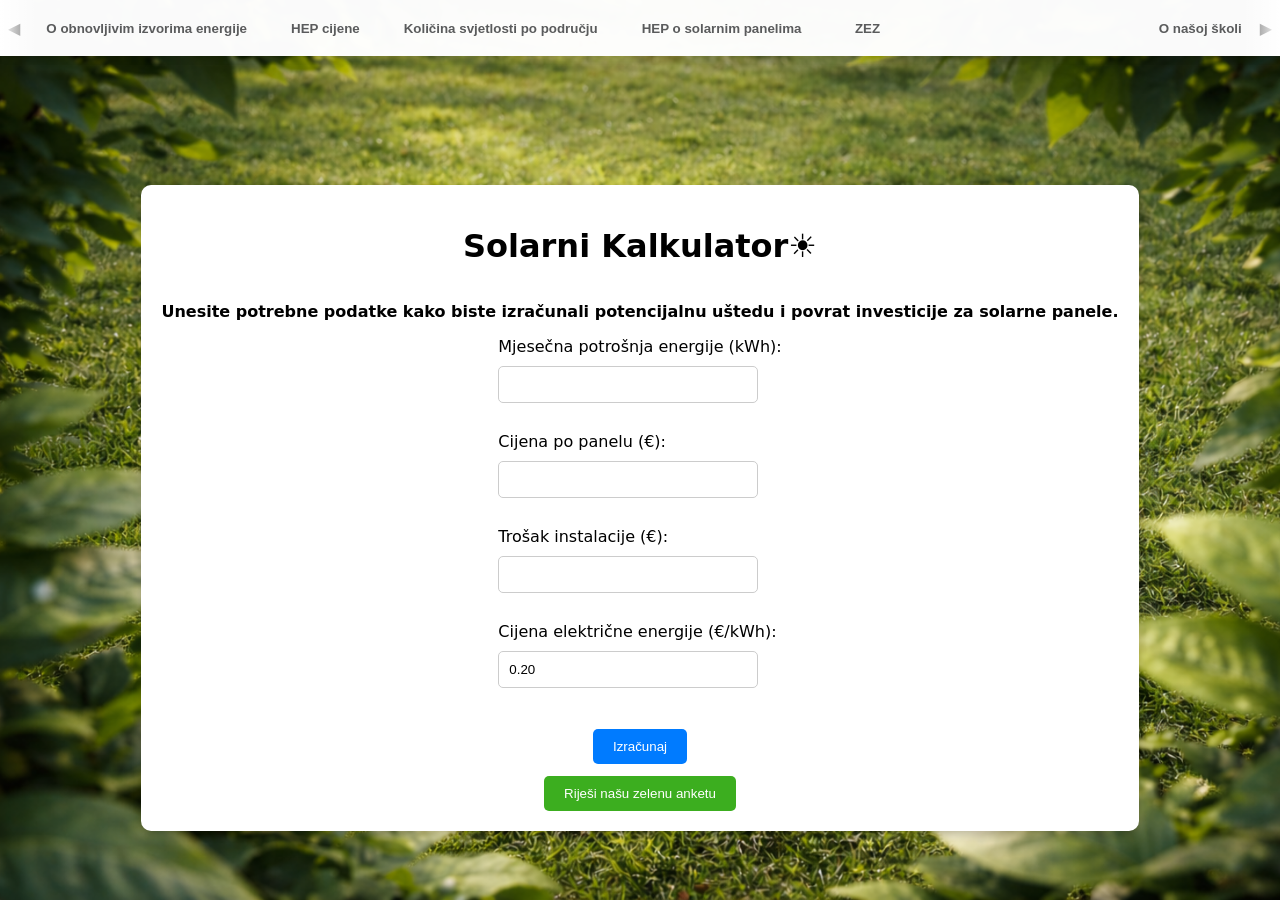
<file: index.html>
<!DOCTYPE html>
<html lang="en">
<head>
    <meta charset="UTF-8">
    <meta name="viewport" content="width=device-width, initial-scale=1.0">
    <title>Solarni Kalkulator☀️</title>
    <link rel="stylesheet" href="css.css">
</head>
<body>

    <div class="main">
        <div class="box">
            <h1>Solarni Kalkulator☀️</h1>
            <p style="font-weight: 700;">Unesite potrebne podatke kako biste izračunali potencijalnu uštedu i povrat investicije za solarne panele.</p>
            <form action="/calculate" method="post">

                <label for="energy_consumption">Mjesečna potrošnja energije (kWh):</label><br>
                <input type="number" id="energy_consumption" name="energy_consumption" required><br><br>

                <label for="panel_cost">Cijena po panelu (€):</label><br>
                <input type="number" id="panel_cost" name="panel_cost" required><br><br>

                <label for="installation_cost">Trošak instalacije (€):</label><br>
                <input type="number" id="installation_cost" name="installation_cost" required><br><br>

                <label for="price_per_kwh">Cijena električne energije (€/kWh):</label><br>
                <input type="number" id="price_per_kwh" name="price_per_kwh" step="0.01" min="0" value="0.20"><br><br>

                <input type="submit" value="Izračunaj">
            </form>

            <div id="results" class="results" aria-live="polite" style="display:none; margin-top:16px;"></div>
            <button class="anketa" onclick="window.open('https://forms.cloud.microsoft/Pages/ResponsePage.aspx?id=DQSIkWdsW0yxEjajBLZtrQAAAAAAAAAAAAN__6w0Zs5UQlI4V0JWN0daNlg3UUxYMThTSDNVV0E4Qi4u', '_blank')">Riješi našu zelenu anketu</button>
        </div>
    </div>

    <header class="footer" role="banner">
        <span class="scroll-indicator left" aria-hidden="true">◀</span>
        <nav class="footer-nav" aria-label="Top links">
            <button class="link" onclick="window.open('poster.html', '_blank')">O obnovljivim izvorima energije</button>
            <button class="link" onclick="window.open('https://www.hep.hr/elektra/kucanstvo/tarifne-stavke-cijene/1547', '_blank')">HEP cijene</button>
            <button class="link" onclick="window.open('https://re.jrc.ec.europa.eu/pvg_tools/en/tools.html', '_blank')">Količina svjetlosti po području</button>
            <button class="link" onclick="window.open('https://www.hep.hr/ods/korisnici/kupac-s-vlastitom-proizvodnjom/29', '_blank')">HEP o solarnim panelima</button>
            <button class="link" onclick="window.open('https://www.zez.coop/', '_blank')">ZEZ</button>
        </nav>
        <button class="link" onclick="window.open('https://trema.hr/', '_blank')">O našoj školi</button>
        <span class="scroll-indicator right" aria-hidden="true">▶</span>
    </header>

    <script>
    (function (){
        const form = document.querySelector('form');
        const results = document.getElementById('results');
        const fmt = (n) => Number(n).toLocaleString(undefined, {minimumFractionDigits:2, maximumFractionDigits:2});

        form.addEventListener('submit', function (e){
            e.preventDefault();
            const energy = parseFloat(document.getElementById('energy_consumption').value);
            const panelCost = parseFloat(document.getElementById('panel_cost').value);
            const installCost = parseFloat(document.getElementById('installation_cost').value);
            const priceInput = parseFloat(document.getElementById('price_per_kwh').value);

            if (isNaN(energy) || isNaN(panelCost) || isNaN(installCost)){
                results.style.display = 'block';
                results.innerHTML = '<p style="color:#c00">Molimo unesite sve vrijednosti.</p>';
                return;
            }

            // Assumptions (adjustable in code):
            const productionPerPanelPerDay = 4; // kWh per panel per day (typical average)
            const daysPerMonth = 30;
            const productionPerPanelPerMonth = productionPerPanelPerDay * daysPerMonth;
            // use user-entered price if valid, otherwise fallback to default
            const pricePerKwh = !isNaN(priceInput) && priceInput > 0 ? priceInput : 0.20; // EUR per kWh

            const panelsNeeded = Math.max(1, Math.ceil(energy / productionPerPanelPerMonth));
            const totalPanelCost = panelsNeeded * panelCost;
            const totalCost = totalPanelCost + installCost;
            const monthlySavings = energy * pricePerKwh;
            const annualSavings = monthlySavings * 12;
            const paybackYears = annualSavings > 0 ? totalCost / annualSavings : Infinity;
            const profit10yrs = annualSavings * 10 - totalCost;

            results.style.display = 'block';
            results.innerHTML = `
                <div class="result-card">
                    <h2>Rezultati</h2>
                    <p>Broj panela potrebnih: <strong>${panelsNeeded}</strong></p>
                    <p>Ukupna nabava panela: <strong>€${fmt(totalPanelCost)}</strong></p>
                    <p>Ukupni trošak (paneli + instalacija): <strong>€${fmt(totalCost)}</strong></p>
                    <p>Mjesečna ušteda (pri cijeni €${fmt(pricePerKwh)}/kWh): <strong>€${fmt(monthlySavings)}</strong></p>
                    <p>Godišnja ušteda: <strong>€${fmt(annualSavings)}</strong></p>
                    <p>Procijenjeno vrijeme povrata: <strong>${isFinite(paybackYears) ? fmt(paybackYears) + ' godina' : '—'}</strong></p>
                    <p>Procijenjeni profit za 10 godina: <strong>€${fmt(profit10yrs)}</strong></p>
                    <small>Napomena: koristi se pretpostavka od ${productionPerPanelPerDay} kWh/panel/dan i cijena električne energije €${fmt(pricePerKwh)}/kWh. Za točniju procjenu prilagodite ove vrijednosti.</small>
                </div>
            `;
        });
    })();
    </script>

</body>
</html>
</file>
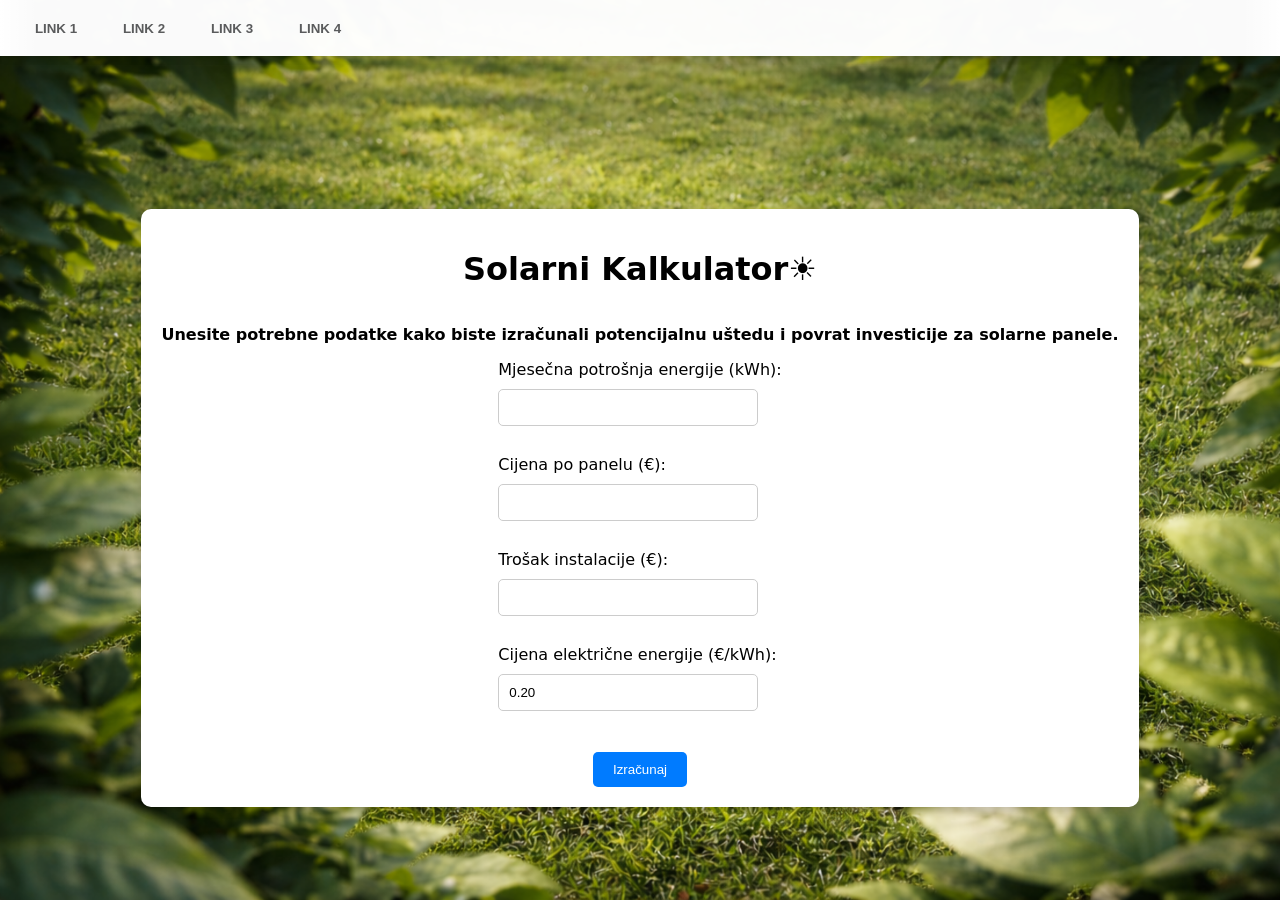
<file: html.html>
<!DOCTYPE html>
<html lang="en">
<head>
    <meta charset="UTF-8">
    <meta name="viewport" content="width=device-width, initial-scale=1.0">
    <title>Solarni Kalkulator☀️</title>
    <link rel="stylesheet" href="css.css">
</head>
<body>

    <div class="main">
        <div class="box">
            <h1>Solarni Kalkulator☀️</h1>
            <p style="font-weight: 700;">Unesite potrebne podatke kako biste izračunali potencijalnu uštedu i povrat investicije za solarne panele.</p>
            <form action="/calculate" method="post">

                <label for="energy_consumption">Mjesečna potrošnja energije (kWh):</label><br>
                <input type="number" id="energy_consumption" name="energy_consumption" required><br><br>

                <label for="panel_cost">Cijena po panelu (€):</label><br>
                <input type="number" id="panel_cost" name="panel_cost" required><br><br>

                <label for="installation_cost">Trošak instalacije (€):</label><br>
                <input type="number" id="installation_cost" name="installation_cost" required><br><br>

                <label for="price_per_kwh">Cijena električne energije (€/kWh):</label><br>
                <input type="number" id="price_per_kwh" name="price_per_kwh" step="0.01" min="0" value="0.20"><br><br>

                <input type="submit" value="Izračunaj">
            </form>

            <div id="results" class="results" aria-live="polite" style="display:none; margin-top:16px;"></div>

        </div>
    </div>

    <header class="footer" role="banner">
        <nav class="footer-nav" aria-label="Top links">
            <button class="link">LINK 1</button>
            <button class="link">LINK 2</button>
            <button class="link">LINK 3</button>
            <button class="link">LINK 4</button>
        </nav>
    </header>

    <script>
    (function (){
        const form = document.querySelector('form');
        const results = document.getElementById('results');
        const fmt = (n) => Number(n).toLocaleString(undefined, {minimumFractionDigits:2, maximumFractionDigits:2});

        form.addEventListener('submit', function (e){
            e.preventDefault();
            const energy = parseFloat(document.getElementById('energy_consumption').value);
            const panelCost = parseFloat(document.getElementById('panel_cost').value);
            const installCost = parseFloat(document.getElementById('installation_cost').value);
            const priceInput = parseFloat(document.getElementById('price_per_kwh').value);

            if (isNaN(energy) || isNaN(panelCost) || isNaN(installCost)){
                results.style.display = 'block';
                results.innerHTML = '<p style="color:#c00">Molimo unesite sve vrijednosti.</p>';
                return;
            }

            // Assumptions (adjustable in code):
            const productionPerPanelPerDay = 4; // kWh per panel per day (typical average)
            const daysPerMonth = 30;
            const productionPerPanelPerMonth = productionPerPanelPerDay * daysPerMonth;
            // use user-entered price if valid, otherwise fallback to default
            const pricePerKwh = !isNaN(priceInput) && priceInput > 0 ? priceInput : 0.20; // EUR per kWh

            const panelsNeeded = Math.max(1, Math.ceil(energy / productionPerPanelPerMonth));
            const totalPanelCost = panelsNeeded * panelCost;
            const totalCost = totalPanelCost + installCost;
            const monthlySavings = energy * pricePerKwh;
            const annualSavings = monthlySavings * 12;
            const paybackYears = annualSavings > 0 ? totalCost / annualSavings : Infinity;
            const profit10yrs = annualSavings * 10 - totalCost;

            results.style.display = 'block';
            results.innerHTML = `
                <div class="result-card">
                    <h2>Rezultati</h2>
                    <p>Broj panela potrebnih: <strong>${panelsNeeded}</strong></p>
                    <p>Ukupna nabava panela: <strong>€${fmt(totalPanelCost)}</strong></p>
                    <p>Ukupni trošak (paneli + instalacija): <strong>€${fmt(totalCost)}</strong></p>
                    <p>Mjesečna ušteda (pri cijeni €${fmt(pricePerKwh)}/kWh): <strong>€${fmt(monthlySavings)}</strong></p>
                    <p>Godišnja ušteda: <strong>€${fmt(annualSavings)}</strong></p>
                    <p>Procijenjeno vrijeme povrata: <strong>${isFinite(paybackYears) ? fmt(paybackYears) + ' godina' : '—'}</strong></p>
                    <p>Procijenjeni profit za 10 godina: <strong>€${fmt(profit10yrs)}</strong></p>
                    <small>Napomena: koristi se pretpostavka od ${productionPerPanelPerDay} kWh/panel/dan i cijena električne energije €${fmt(pricePerKwh)}/kWh. Za točniju procjenu prilagodite ove vrijednosti.</small>
                </div>
            `;
        });
    })();
    </script>

</body>
</html>
</file>
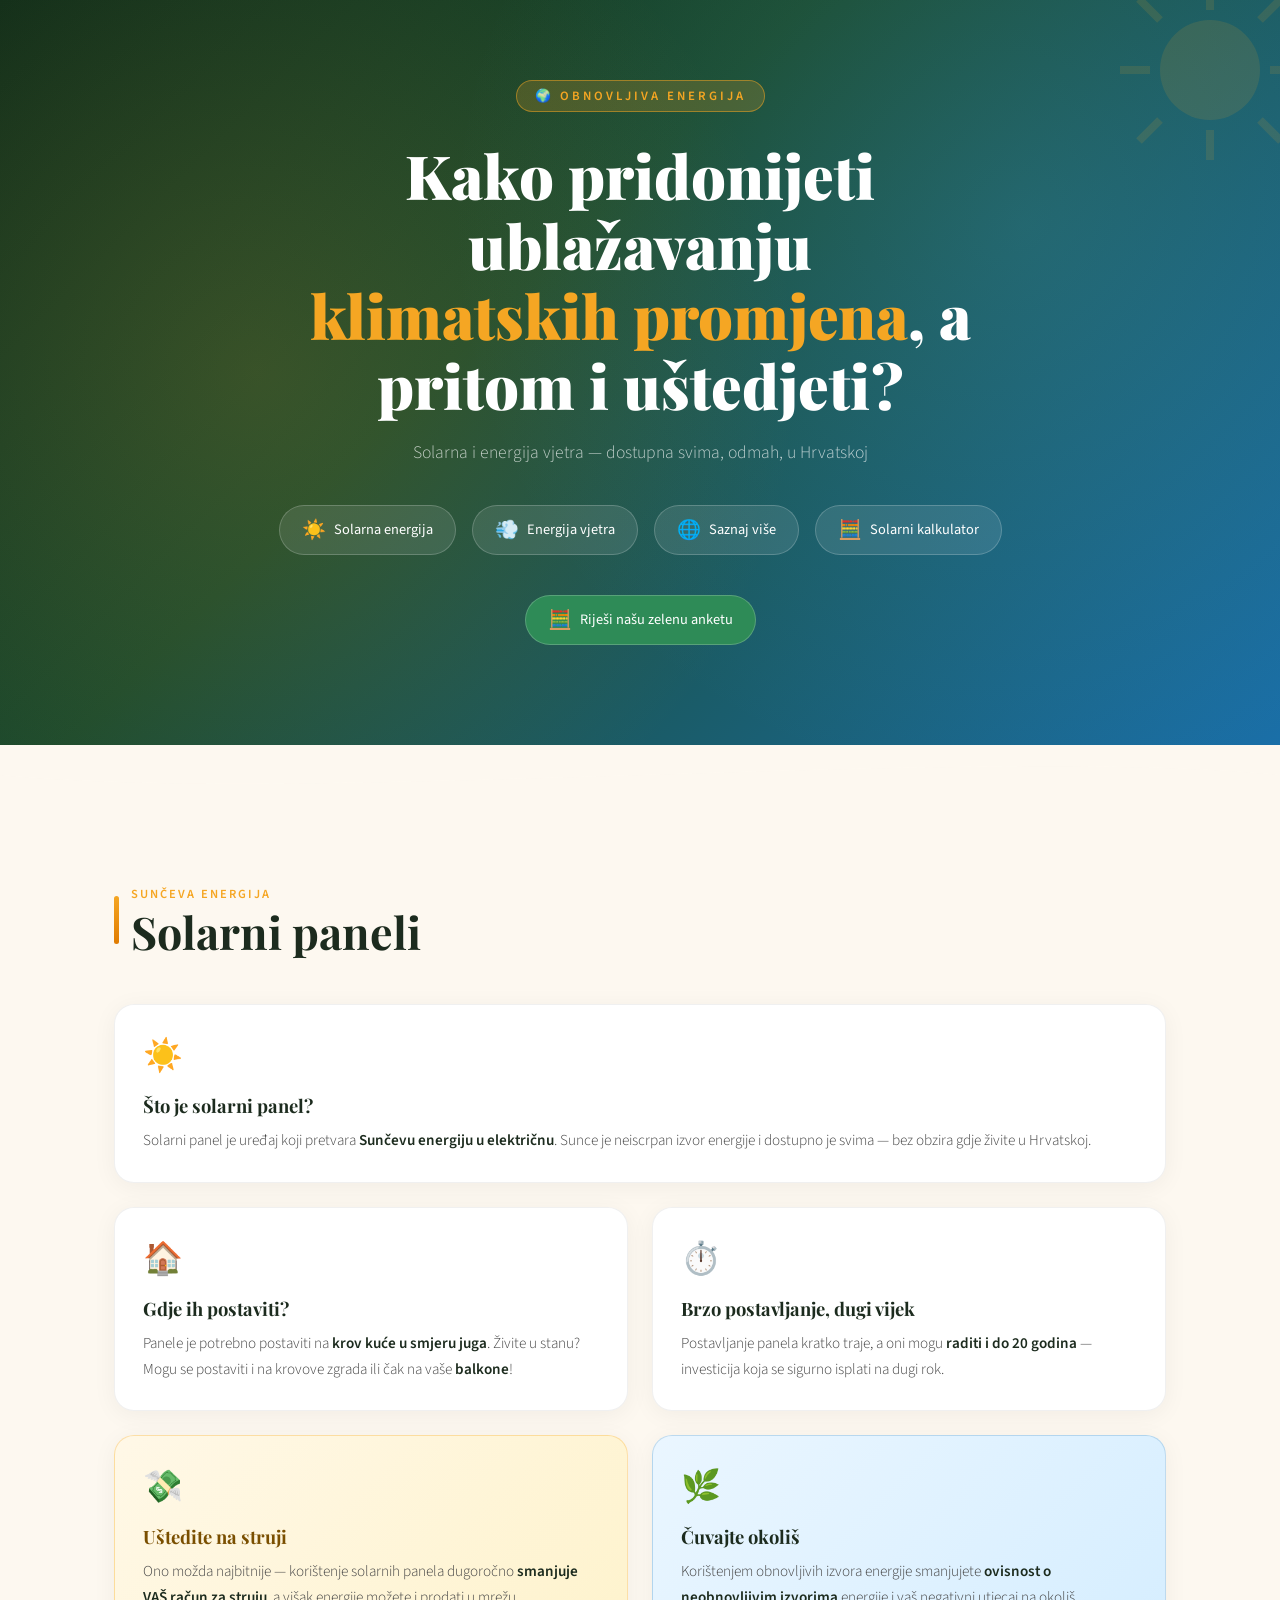
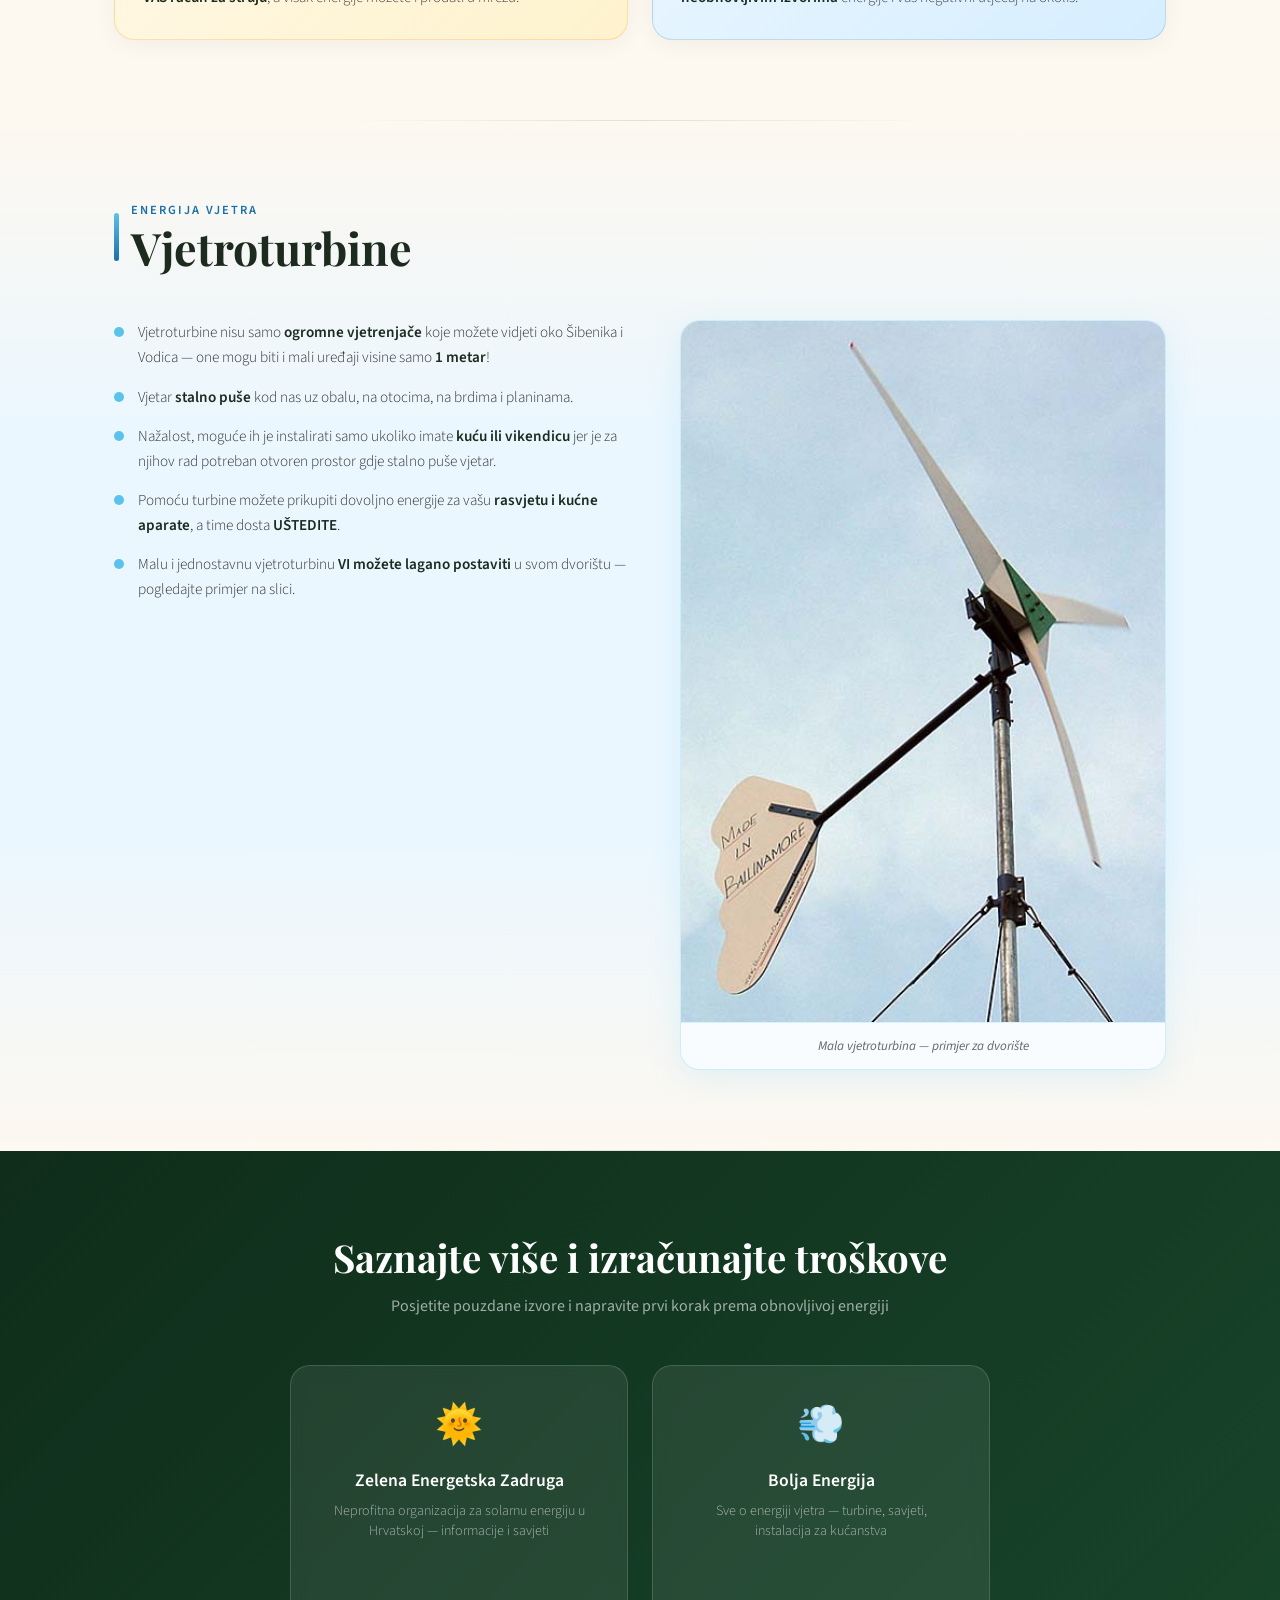
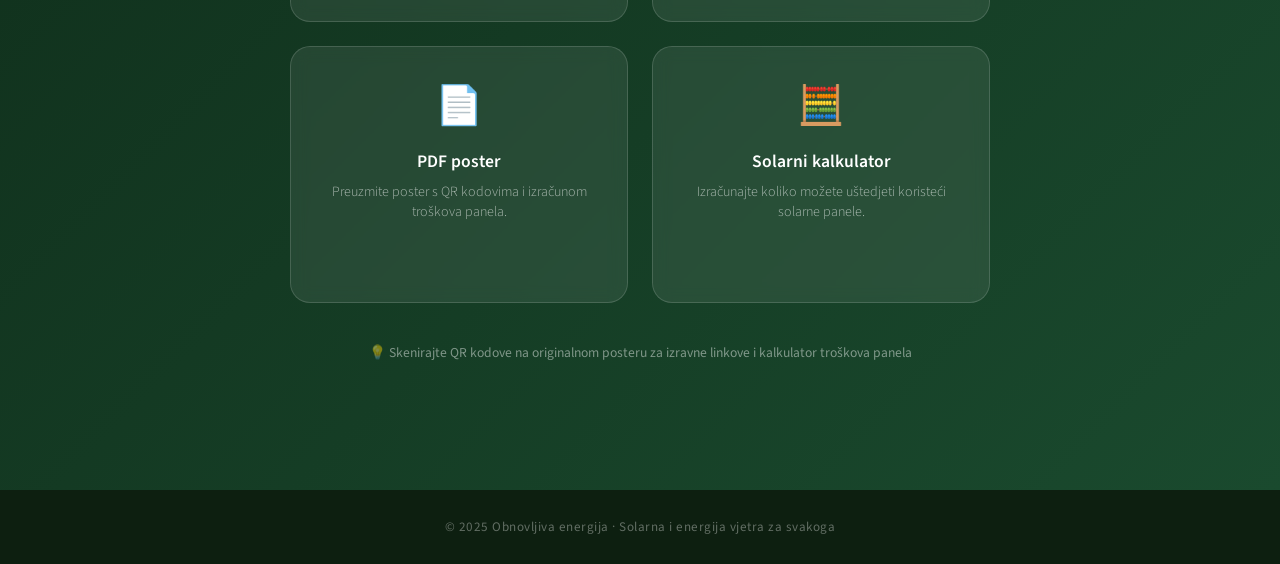
<file: poster.html>
<!DOCTYPE html>
<html lang="hr">
<head>
  <meta charset="UTF-8" />
  <meta name="viewport" content="width=device-width, initial-scale=1.0"/>
  <title>Kako uštedjeti i pomoći klimatskim promjenama</title>
  <link href="https://fonts.googleapis.com/css2?family=Playfair+Display:wght@700;900&family=Source+Sans+3:wght@300;400;600&display=swap" rel="stylesheet"/>
  <style>
    *, *::before, *::after { box-sizing: border-box; margin: 0; padding: 0; }

    :root {
      --sun: #F5A623;
      --sky: #1A6FA8;
      --leaf: #2E8B57;
      --wind: #5BC3EB;
      --cream: #FDF8F0;
      --dark: #1C2B1E;
      --mid: #3A5A40;
      --light-green: #D4EDD4;
      --accent: #E8F4FD;
    }

    html { scroll-behavior: smooth; }

    body {
      font-family: 'Source Sans 3', sans-serif;
      background: var(--cream);
      color: var(--dark);
      overflow-x: hidden;
    }

    /* ── HERO ── */
    .hero {
      background: linear-gradient(135deg, #0f2d1a 0%, #1a4a2e 40%, #1A6FA8 100%);
      padding: 80px 40px 100px;
      text-align: center;
      position: relative;
      overflow: hidden;
    }

    .hero::before {
      content: '';
      position: absolute;
      inset: 0;
      background:
        radial-gradient(circle at 20% 50%, rgba(245,166,35,0.15) 0%, transparent 50%),
        radial-gradient(circle at 80% 30%, rgba(91,195,235,0.15) 0%, transparent 50%);
    }

    .sun-deco {
      position: absolute;
      top: -30px; right: -30px;
      width: 200px; height: 200px;
      opacity: 0.12;
    }
    .sun-deco circle { fill: #F5A623; }
    .sun-deco line { stroke: #F5A623; stroke-width: 8; }

    .hero-tag {
      display: inline-block;
      background: rgba(245,166,35,0.2);
      border: 1px solid rgba(245,166,35,0.5);
      color: var(--sun);
      font-size: 0.8rem;
      font-weight: 600;
      letter-spacing: 3px;
      text-transform: uppercase;
      padding: 6px 18px;
      border-radius: 20px;
      margin-bottom: 28px;
      animation: fadeDown 0.8s ease both;
    }

    .hero h1 {
      font-family: 'Playfair Display', serif;
      font-size: clamp(2rem, 5vw, 3.8rem);
      font-weight: 900;
      color: #fff;
      line-height: 1.15;
      max-width: 800px;
      margin: 0 auto 20px;
      animation: fadeDown 0.9s ease 0.1s both;
    }

    .hero h1 span { color: var(--sun); }

    .hero-sub {
      color: rgba(255,255,255,0.7);
      font-size: 1.1rem;
      font-weight: 300;
      animation: fadeDown 1s ease 0.2s both;
    }

    .hero-pills {
      display: flex;
      gap: 16px;
      justify-content: center;
      flex-wrap: wrap;
      margin-top: 40px;
      animation: fadeDown 1s ease 0.3s both;
    }

    .pill {
      background: rgba(255,255,255,0.1);
      border: 1px solid rgba(255,255,255,0.2);
      color: #fff;
      padding: 10px 22px;
      border-radius: 30px;
      font-size: 0.9rem;
      display: flex; align-items: center; gap: 8px;
      text-decoration: none;
      cursor: pointer;
      backdrop-filter: blur(6px);
      transition: background 0.3s;
    }
    .pill:hover { background: rgba(255,255,255,0.2); }
    .pill-icon { font-size: 1.2rem; }

    /* wave divider */
    .wave { display: block; line-height: 0; }
    .wave svg { display: block; }

    /* ── SECTIONS ── */
    .section {
      padding: 80px 24px;
      max-width: 1100px;
      margin: 0 auto;
    }

    .section-label {
      display: flex;
      align-items: center;
      gap: 12px;
      margin-bottom: 48px;
    }
    .section-label .bar {
      width: 5px; height: 48px;
      border-radius: 3px;
    }
    .bar-sun { background: linear-gradient(to bottom, var(--sun), #e07b00); }
    .bar-wind { background: linear-gradient(to bottom, var(--wind), var(--sky)); }

    .section-label h2 {
      font-family: 'Playfair Display', serif;
      font-size: clamp(1.8rem, 4vw, 2.8rem);
      font-weight: 700;
      line-height: 1.1;
    }

    /* ── SOLAR CARD GRID ── */
    .solar-grid {
      display: grid;
      grid-template-columns: 1fr 1fr;
      gap: 24px;
    }

    @media (max-width: 680px) {
      .solar-grid { grid-template-columns: 1fr; }
    }

    .solar-grid .wide { grid-column: 1 / -1; }

    .card {
      background: #fff;
      border-radius: 20px;
      padding: 28px;
      border: 1px solid rgba(0,0,0,0.06);
      box-shadow: 0 4px 24px rgba(0,0,0,0.05);
      transition: transform 0.3s, box-shadow 0.3s;
      animation: fadeUp 0.7s ease both;
    }
    .card:hover {
      transform: translateY(-4px);
      box-shadow: 0 12px 40px rgba(0,0,0,0.1);
    }

    .card-icon {
      font-size: 2rem;
      margin-bottom: 14px;
    }

    .card h3 {
      font-family: 'Playfair Display', serif;
      font-size: 1.15rem;
      margin-bottom: 10px;
      color: var(--dark);
    }

    .card p {
      font-size: 0.95rem;
      line-height: 1.7;
      color: #444;
      font-weight: 300;
    }

    .card.highlight {
      background: linear-gradient(135deg, #FFF8E7, #FEF3CD);
      border-color: rgba(245,166,35,0.3);
    }
    .card.highlight h3 { color: #7a4f00; }

    .card.sky-card {
      background: linear-gradient(135deg, #EAF6FF, #D6EEFF);
      border-color: rgba(26,111,168,0.2);
    }

    /* ── FEATURE LIST ── */
    .feature-list {
      list-style: none;
      display: flex;
      flex-direction: column;
      gap: 14px;
    }
    .feature-list li {
      display: flex;
      gap: 14px;
      align-items: flex-start;
      font-size: 0.95rem;
      line-height: 1.65;
      color: #333;
      font-weight: 300;
    }
    .feat-dot {
      width: 10px; height: 10px;
      border-radius: 50%;
      margin-top: 7px;
      flex-shrink: 0;
    }
    .dot-sun { background: var(--sun); }
    .dot-wind { background: var(--wind); }

    strong.hl { font-weight: 600; color: var(--dark); }

    /* ── WIND SECTION BG ── */
    .wind-bg {
      background: linear-gradient(180deg, var(--cream) 0%, #EBF7FF 30%, #EBF7FF 70%, var(--cream) 100%);
    }

    /* ── WIND GRID ── */
    .wind-grid {
      display: grid;
      grid-template-columns: 1.1fr 1fr;
      gap: 32px;
      align-items: start;
    }
    @media (max-width: 700px) {
      .wind-grid { grid-template-columns: 1fr; }
    }

    .wind-image-card {
      background: #fff;
      border-radius: 20px;
      overflow: hidden;
      border: 1px solid rgba(91,195,235,0.3);
      box-shadow: 0 8px 32px rgba(91,195,235,0.15);
    }
    .wind-image-card img {
      width: 100%;
      display: block;
      object-fit: cover;
    }
    .wind-image-caption {
      padding: 14px 18px;
      font-size: 0.82rem;
      color: #666;
      text-align: center;
      background: #f8fcff;
      border-top: 1px solid rgba(91,195,235,0.2);
      font-style: italic;
    }

    /* ── CTA / LINKS ── */
    .links-section {
      background: linear-gradient(135deg, #0f2d1a, #1a4a2e);
      padding: 80px 24px;
      text-align: center;
    }
    .links-section h2 {
      font-family: 'Playfair Display', serif;
      font-size: clamp(1.6rem, 3.5vw, 2.4rem);
      color: #fff;
      margin-bottom: 12px;
    }
    .links-section p {
      color: rgba(255,255,255,0.6);
      font-size: 1rem;
      margin-bottom: 48px;
    }

    .link-cards {
      display: flex;
      gap: 24px;
      justify-content: center;
      flex-wrap: wrap;
      max-width: 700px;
      margin: 0 auto;
    }

    .link-card {
      background: rgba(255,255,255,0.08);
      border: 1px solid rgba(255,255,255,0.15);
      border-radius: 20px;
      padding: 32px 36px;
      color: #fff;
      text-decoration: none;
      flex: 1;
      min-width: 220px;
      transition: background 0.3s, transform 0.3s;
      backdrop-filter: blur(8px);
    }
    .link-card:hover {
      background: rgba(255,255,255,0.15);
      transform: translateY(-4px);
    }
    .link-card .lc-icon { font-size: 2.4rem; margin-bottom: 16px; }
    .link-card h3 { font-size: 1.1rem; font-weight: 600; margin-bottom: 8px; }
    .link-card p { font-size: 0.88rem; color: rgba(255,255,255,0.6); font-weight: 300; }

    /* ── FOOTER ── */
    footer {
      text-align: center;
      padding: 28px 24px;
      background: #0d1f10;
      color: rgba(255,255,255,0.35);
      font-size: 0.82rem;
      letter-spacing: 0.5px;
    }

    /* ── ANIMATIONS ── */
    @keyframes fadeDown {
      from { opacity: 0; transform: translateY(-20px); }
      to   { opacity: 1; transform: translateY(0); }
    }
    @keyframes fadeUp {
      from { opacity: 0; transform: translateY(30px); }
      to   { opacity: 1; transform: translateY(0); }
    }

    .card:nth-child(1) { animation-delay: 0.05s; }
    .card:nth-child(2) { animation-delay: 0.12s; }
    .card:nth-child(3) { animation-delay: 0.19s; }
    .card:nth-child(4) { animation-delay: 0.26s; }
    .card:nth-child(5) { animation-delay: 0.33s; }

    /* divider */
    .divider {
      border: none;
      height: 1px;
      background: linear-gradient(to right, transparent, rgba(0,0,0,0.1), transparent);
      margin: 0 auto;
      max-width: 600px;
    }
  </style>
</head>
<body>

<!-- HERO -->
<section class="hero">
  <svg class="sun-deco" viewBox="0 0 200 200" xmlns="http://www.w3.org/2000/svg">
    <circle cx="100" cy="100" r="50"/>
    <line x1="100" y1="10" x2="100" y2="40"/>
    <line x1="100" y1="160" x2="100" y2="190"/>
    <line x1="10" y1="100" x2="40" y2="100"/>
    <line x1="160" y1="100" x2="190" y2="100"/>
    <line x1="29" y1="29" x2="50" y2="50"/>
    <line x1="150" y1="150" x2="171" y2="171"/>
    <line x1="171" y1="29" x2="150" y2="50"/>
    <line x1="50" y1="150" x2="29" y2="171"/>
  </svg>

  <div class="hero-tag">🌍 Obnovljiva energija</div>
  <h1>Kako pridonijeti ublažavanju<br/><span>klimatskih promjena</span>, a pritom i uštedjeti?</h1>
  <p class="hero-sub">Solarna i energija vjetra — dostupna svima, odmah, u Hrvatskoj</p>
  <div class="hero-pills">
    <a class="pill" href="#solar"><span class="pill-icon">☀️</span> Solarna energija</a>
    <a class="pill" href="#wind"><span class="pill-icon">💨</span> Energija vjetra</a>
    <a class="pill" href="#vise"><span class="pill-icon">🌐</span> Saznaj više</a>
    <a class="pill" href="#vise"><span class="pill-icon">🧮</span> Solarni kalkulator</a>
  </div>
  <div class="hero-pills">
    <a class="pill" href="https://forms.cloud.microsoft/Pages/ResponsePage.aspx?id=DQSIkWdsW0yxEjajBLZtrQAAAAAAAAAAAAN__6w0Zs5UQlI4V0JWN0daNlg3UUxYMThTSDNVV0E4Qi4u" target="_blank" rel="noopener noreferrer" style="background-color: #2E8B57;"><span class="pill-icon">🧮</span>Riješi našu zelenu anketu</a>
  </div>    

</section>

<div class="wave">
  <svg viewBox="0 0 1440 60" xmlns="http://www.w3.org/2000/svg" preserveAspectRatio="none" width="100%" height="60">
    <path fill="#FDF8F0" d="M0,30 C360,60 1080,0 1440,30 L1440,60 L0,60 Z"/>
  </svg>
</div>

<!-- SOLAR SECTION -->
<section class="section" id="solar">
  <div class="section-label">
    <div class="bar bar-sun"></div>
    <div>
      <p style="font-size:0.78rem;letter-spacing:2px;text-transform:uppercase;color:var(--sun);font-weight:600;margin-bottom:4px;">Sunčeva energija</p>
      <h2>Solarni paneli</h2>
    </div>
  </div>

  <div class="solar-grid">

    <div class="card wide">
      <div class="card-icon">☀️</div>
      <h3>Što je solarni panel?</h3>
      <p>Solarni panel je uređaj koji pretvara <strong class="hl">Sunčevu energiju u električnu</strong>. Sunce je neiscrpan izvor energije i dostupno je svima — bez obzira gdje živite u Hrvatskoj.</p>
    </div>

    <div class="card">
      <div class="card-icon">🏠</div>
      <h3>Gdje ih postaviti?</h3>
      <p>Panele je potrebno postaviti na <strong class="hl">krov kuće u smjeru juga</strong>. Živite u stanu? Mogu se postaviti i na krovove zgrada ili čak na vaše <strong class="hl">balkone</strong>!</p>
    </div>

    <div class="card">
      <div class="card-icon">⏱️</div>
      <h3>Brzo postavljanje, dugi vijek</h3>
      <p>Postavljanje panela kratko traje, a oni mogu <strong class="hl">raditi i do 20 godina</strong> — investicija koja se sigurno isplati na dugi rok.</p>
    </div>

    <div class="card highlight" id="save">
      <div class="card-icon">💸</div>
      <h3>Uštedite na struji</h3>
      <p>Ono možda najbitnije — korištenje solarnih panela dugoročno <strong class="hl">smanjuje VAŠ račun za struju</strong>, a višak energije možete i prodati u mrežu.</p>
    </div>

    <div class="card sky-card" id="environment">
      <div class="card-icon">🌿</div>
      <h3>Čuvajte okoliš</h3>
      <p>Korištenjem obnovljivih izvora energije smanjujete <strong class="hl">ovisnost o neobnovljivim izvorima</strong> energije i vaš negativni utjecaj na okoliš.</p>
    </div>

  </div>
</section>

<hr class="divider"/>

<!-- WIND SECTION -->
<div class="wind-bg">
  <section class="section" id="wind">
    <div class="section-label">
      <div class="bar bar-wind"></div>
      <div>
        <p style="font-size:0.78rem;letter-spacing:2px;text-transform:uppercase;color:var(--sky);font-weight:600;margin-bottom:4px;">Energija vjetra</p>
        <h2>Vjetroturbine</h2>
      </div>
    </div>

    <div class="wind-grid">

      <div>
        <ul class="feature-list">
          <li>
            <span class="feat-dot dot-wind"></span>
            <span>Vjetroturbine nisu samo <strong class="hl">ogromne vjetrenjače</strong> koje možete vidjeti oko Šibenika i Vodica — one mogu biti i mali uređaji visine samo <strong class="hl">1 metar</strong>!</span>
          </li>
          <li>
            <span class="feat-dot dot-wind"></span>
            <span>Vjetar <strong class="hl">stalno puše</strong> kod nas uz obalu, na otocima, na brdima i planinama.</span>
          </li>
          <li>
            <span class="feat-dot dot-wind"></span>
            <span>Nažalost, moguće ih je instalirati samo ukoliko imate <strong class="hl">kuću ili vikendicu</strong> jer je za njihov rad potreban otvoren prostor gdje stalno puše vjetar.</span>
          </li>
          <li>
            <span class="feat-dot dot-wind"></span>
            <span>Pomoću turbine možete prikupiti dovoljno energije za vašu <strong class="hl">rasvjetu i kućne aparate</strong>, a time dosta <strong class="hl">UŠTEDITE</strong>.</span>
          </li>
          <li>
            <span class="feat-dot dot-wind"></span>
            <span>Malu i jednostavnu vjetroturbinu <strong class="hl">VI možete lagano postaviti</strong> u svom dvorištu — pogledajte primjer na slici.</span>
          </li>
        </ul>
      </div>

      <div class="wind-image-card">
        <img
          src="slike/Wind-turbine-3m-01.jpg"
          alt="Mala vjetroturbina visine 3 metra"
        />
        <div class="wind-image-caption">Mala vjetroturbina — primjer za dvorište</div>
      </div>

    </div>
  </section>
</div>

<hr class="divider"/>

<!-- LINKS / CTA -->
<section class="links-section">
  <h2>Saznajte više i izračunajte troškove</h2>
  <p>Posjetite pouzdane izvore i napravite prvi korak prema obnovljivoj energiji</p>

  <div class="link-cards" id ="vise">
    <a class="link-card" href="https://www.zez.coop" target="_blank" rel="noopener">
      <div class="lc-icon">🌞</div>
      <h3>Zelena Energetska Zadruga</h3>
      <p>Neprofitna organizacija za solarnu energiju u Hrvatskoj — informacije i savjeti</p>
    </a>
    <a class="link-card" href="https://www.boljaenergija.hr" target="_blank" rel="noopener">
      <div class="lc-icon">💨</div>
      <h3>Bolja Energija</h3>
      <p>Sve o energiji vjetra — turbine, savjeti, instalacija za kućanstva</p>
    </a>
    <a class="link-card" href="slike/poster.pdf" target="_blank" rel="noopener">
      <div class="lc-icon">📄</div>
      <h3>PDF poster</h3>
      <p>Preuzmite poster s QR kodovima i izračunom troškova panela.</p>
    </a>
    <a class="link-card" href="index.html" target="_blank" rel="noopener">
      <div class="lc-icon">🧮</div>
      <h3>Solarni kalkulator</h3>
      <p>Izračunajte koliko možete uštedjeti koristeći solarne panele.</p>
    </a>
  </div>

  <p style="margin-top:40px; color:rgba(255,255,255,0.45); font-size:0.85rem;">
    💡 Skenirajte QR kodove na originalnom posteru za izravne linkove i kalkulator troškova panela
  </p>
</section>

<footer>
  &copy; 2025 Obnovljiva energija · Solarna i energija vjetra za svakoga
</footer>

</body>
</html>
</file>
<file: css.css>
.body, body{
    /* make the page a vertical flex container so we can center the main area
       and keep the footer at the bottom */
    display: flex;
    flex-direction: column;
    min-height: 100vh;
    margin: 0;
    background-color: #f0f8ff;
    font-family: system-ui, -apple-system, BlinkMacSystemFont, 'Segoe UI', Roboto, Oxygen, Ubuntu, Cantarell, 'Open Sans', 'Helvetica Neue', sans-serif;
    font-weight: 500;
    /* prevent accidental horizontal scroll from small overflows */
    overflow-x: hidden;
    /* reserve space for the fixed top bar */
    padding-top: 96px;
    background-image: url(slike/background.png);
    background-size: cover;
}

/* Use border-box everywhere to avoid sizing surprises */
*, *::before, *::after {
    box-sizing: border-box;
}

/* Ensure html/body take full height for vertical centering math */
html, body {
    height: 100%;
}

/* The central area that should be centered both horizontally and vertically */
.main{
    display: flex;
    flex: 1 0 auto;
    justify-content: center;
    align-items: center;
    /* padding only vertically to avoid horizontal overflow */
    padding: 20px 0 0;
}

/* Top bar that stays fixed */
.footer{
    position: fixed;
    top: 0;
    left: 0;
    right: 0;
    z-index: 1000;
    display: flex;
    align-items: center;
    justify-content: space-between;
    height: 56px;
    padding: 0 8px;
    background: rgba(255,255,255,0.98);
    box-shadow: 0 2px 8px rgba(0,0,0,0.08);
    color: #666;
    overflow: hidden;
}

/* Scroll-indicator gradients */
.footer::before,
.footer::after {
    content: '';
    position: absolute;
    top: 0;
    bottom: 0;
    width: 38px;
    pointer-events: none;
    z-index: 0;
}

.footer-nav, .footer .link {
    position: relative;
    z-index: 1;
}

.footer::before {
    left: 0;
    background: linear-gradient(to right, rgba(255,255,255,1), rgba(255,255,255,0));
}

.footer::after {
    right: 0;
    background: linear-gradient(to left, rgba(255,255,255,1), rgba(255,255,255,0));
}

.footer-nav {
    display: flex;
    gap: 8px;
    flex: 1;
    min-width: 0;
    justify-content: flex-start;
    overflow-x: auto;
    padding: 0 8px;
    scroll-snap-type: x mandatory;
    flex-wrap: nowrap;
    -webkit-overflow-scrolling: touch;
}

.footer-nav::-webkit-scrollbar {
    display: none;
}

.footer-nav > .link {
    scroll-snap-align: start;
}

.box{
    display: inline-flex;
     flex-direction: column;
     align-items: center;
     padding: 20px;
     background-color: white;
     border-radius: 10px;
     box-shadow: 0 4px 8px rgba(0,0,0,0.2);
}

h1
{
    font-weight: 900;
}

input[type="text"], input[type="number"] {
    /* Use a comfortable fixed width but allow shrinking on very small screens */
    width: 260px;
    max-width: 100%;
    padding: 10px;
    margin: 10px 0;
    border: 1px solid #ccc;
    border-radius: 5px;
}


input[type="submit"] {
    padding: 10px 20px;
    background-color: #007BFF;
    color: white;
    border: none;
    border-radius: 5px;
    cursor: pointer;
    display: block;
    margin: 12px auto 0;
}

.anketa{
    padding: 10px 20px;
    background-color: #3cae1f;
    color: white;
    border: none;
    border-radius: 5px;
    cursor: pointer;
    display: block;
    margin: 12px auto 0;
}

.results {
    width: 100%;
    max-width: 520px;
    margin: 12px auto 0;
}

.result-card{
    background: #f8f9ff;
    border-radius: 8px;
    padding: 12px 14px;
    box-shadow: 0 2px 6px rgba(0,0,0,0.06);
}

.result-card h2{margin:0 0 8px 0}
.result-card p{margin:6px 0}
.result-card small{display:block; margin-top:8px; color:#666}

.link {
    font-weight: 600;
    color: #5a5b5c;
    text-decoration: none;
    display: inline-flex;
    align-items: center;
    justify-content: center;
    flex: 0 0 auto;
    height: 40px;
    padding: 0 12px;
    min-width: 64px;
    text-align: center;
    white-space: nowrap;
}

/* space buttons inside the fixed top bar */
.footer .link {
    margin: 0 8px;
    background: transparent;
    border: none;
    cursor: pointer;
    padding: 8px 10px;
    border-radius: 6px;
}

.footer .link:hover {
    background: rgba(0,0,0,0.04);
}
</file>
